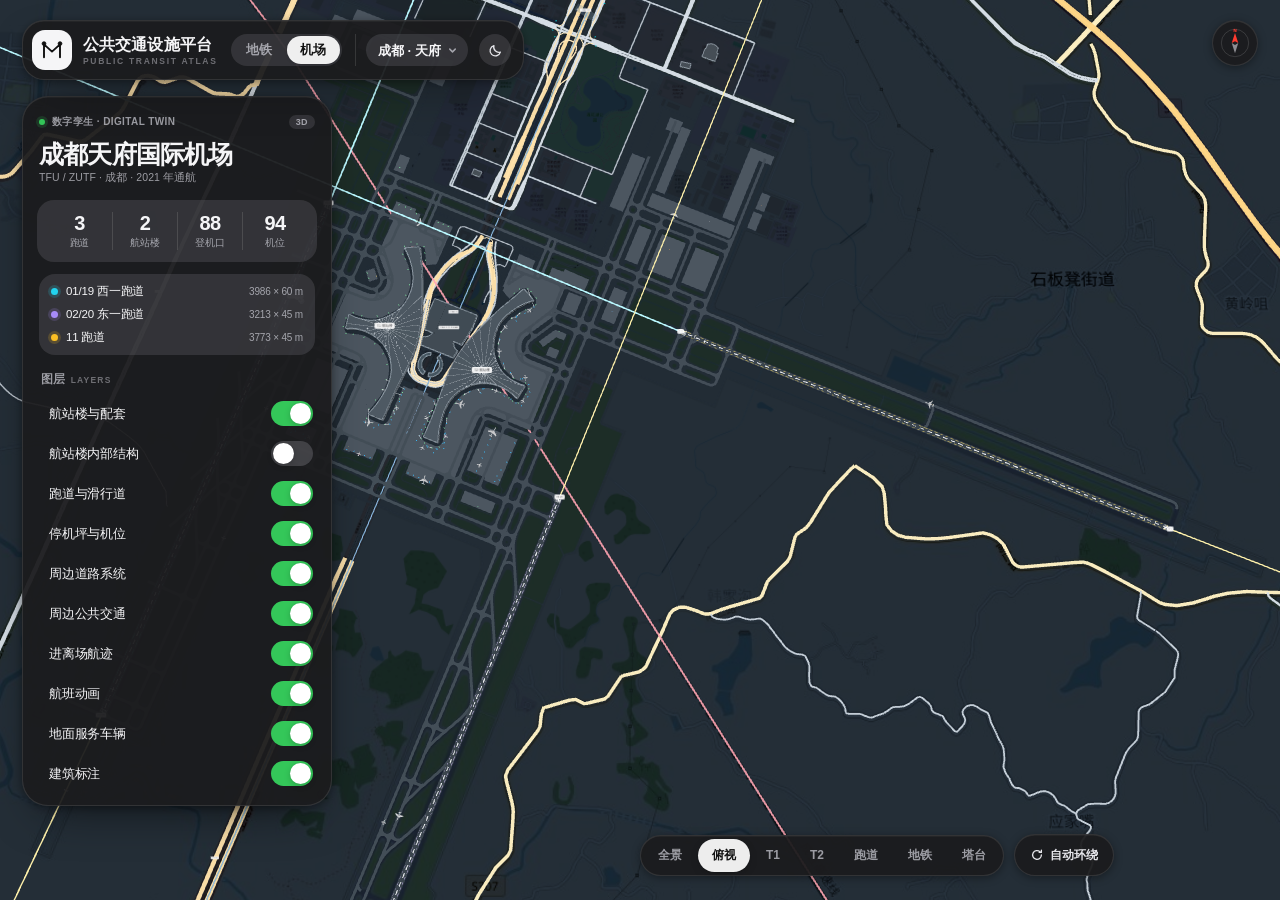
<file: templates/airport.html>
<!DOCTYPE html>
<html lang="zh-CN">
<head>
  <meta charset="UTF-8">
  <meta name="viewport" content="width=device-width, initial-scale=1.0, viewport-fit=cover">
  <title>成都天府国际机场 · 3D 数字孪生</title>
  <meta name="description" content="成都天府国际机场 3D 数字孪生，基于 OpenStreetMap 真实跑道、滑行道与航站楼轮廓构建，支持多视角观察与航迹演示。">
  <link rel="icon" href="data:image/svg+xml,%3Csvg xmlns='http://www.w3.org/2000/svg' viewBox='0 0 32 32'%3E%3Crect width='32' height='32' rx='8' fill='%230b1220'/%3E%3Cpath d='M8 23V10l8 7 8-7v13' fill='none' stroke='%23fff' stroke-width='2.2' stroke-linecap='round' stroke-linejoin='round'/%3E%3C/svg%3E">
  <link rel="stylesheet" href="/static/airport.css?v=20261023f">
</head>
<body>
  <script>
    // 首屏即按本地时间套用明暗：08:00–18:00 浅色，其余深色
    (function () {
      var h = new Date().getHours();
      document.body.dataset.theme = (h >= 8 && h < 18) ? 'light' : 'dark';
    })();
  </script>
  <canvas id="scene"></canvas>
  <div class="vignette" aria-hidden="true"></div>

  <header class="brand">
    <div class="brand-mark" aria-hidden="true">
      <svg viewBox="0 0 40 40" fill="none">
        <path d="M10 29V13l10 9 10-9v16" stroke="#fff" stroke-width="2.4" stroke-linecap="round" stroke-linejoin="round"/>
        <circle cx="10" cy="12" r="2.4" fill="#fff"/>
        <circle cx="30" cy="12" r="2.4" fill="#fff"/>
      </svg>
    </div>
    <div class="brand-copy">
      <h1>公共交通设施平台</h1>
      <p>PUBLIC TRANSIT ATLAS</p>
    </div>
    <nav class="mode-switch" aria-label="平台模块">
      <a class="mode-tab" href="/" title="轨道交通线网地图">地铁</a>
      <a class="mode-tab is-active" href="/airport" aria-current="page" title="机场数字孪生">机场</a>
    </nav>
    <div class="city-switch" id="city-switch">
      <button class="city-trigger" id="city-trigger" type="button"
              aria-haspopup="listbox" aria-expanded="false" aria-controls="city-menu"
              aria-label="切换城市与机场">
        <span class="city-name">成都 · 天府</span>
        <svg class="city-chevron" viewBox="0 0 12 12" fill="none" aria-hidden="true">
          <path d="M3 4.5 6 7.5 9 4.5" stroke="currentColor" stroke-width="1.6"
                stroke-linecap="round" stroke-linejoin="round"/>
        </svg>
      </button>
      <div class="city-menu" id="city-menu" role="listbox" aria-label="选择城市与机场">
        <div class="city-group">已开放</div>
        <button class="city-option" type="button" role="option" data-airport="tfu" aria-selected="true">
          <span class="city-mark" style="--c:#34c759" aria-hidden="true"></span>
          <span class="city-option-name">成都 · 天府机场</span>
          <span class="city-code">TFU</span>
          <svg class="city-check" viewBox="0 0 16 16" fill="none" aria-hidden="true">
            <path d="M3.4 8.4 6.4 11.4 12.6 4.9" stroke="currentColor" stroke-width="2.1"
                  stroke-linecap="round" stroke-linejoin="round"/>
          </svg>
        </button>
        <button class="city-option" type="button" role="option" data-airport="dlc" aria-selected="false">
          <span class="city-mark" style="--c:#af52de" aria-hidden="true"></span>
          <span class="city-option-name">大连 · 周水子机场</span>
          <span class="city-code">DLC</span>
          <svg class="city-check" viewBox="0 0 16 16" fill="none" aria-hidden="true">
            <path d="M3.4 8.4 6.4 11.4 12.6 4.9" stroke="currentColor" stroke-width="2.1"
                  stroke-linecap="round" stroke-linejoin="round"/>
          </svg>
        </button>
        <div class="city-group">接入中</div>
        <button class="city-option" type="button" role="option" data-soon="1" disabled>
          <span class="city-mark" style="--c:#0a84ff" aria-hidden="true"></span>
          <span class="city-option-name">重庆 · 江北机场</span>
          <span class="city-code">CKG</span>
        </button>
        <button class="city-option" type="button" role="option" data-soon="1" disabled>
          <span class="city-mark" style="--c:#ff9500" aria-hidden="true"></span>
          <span class="city-option-name">昆明 · 长水机场</span>
          <span class="city-code">KMG</span>
        </button>
        <button class="city-option" type="button" role="option" data-soon="1" disabled>
          <span class="city-mark" style="--c:#ff3b30" aria-hidden="true"></span>
          <span class="city-option-name">贵阳 · 龙洞堡机场</span>
          <span class="city-code">KWE</span>
        </button>
      </div>
    </div>
    <button class="theme-btn" id="theme-btn" type="button" aria-label="切换深色模式" title="切换深色模式">
      <svg class="i-sun" viewBox="0 0 16 16" fill="none" aria-hidden="true">
        <circle cx="8" cy="8" r="3.1" stroke="currentColor" stroke-width="1.4"/>
        <path d="M8 1.6v1.6M8 12.8v1.6M1.6 8h1.6M12.8 8h1.6M3.5 3.5l1.1 1.1M11.4 11.4l1.1 1.1M12.5 3.5l-1.1 1.1M4.6 11.4l-1.1 1.1"
              stroke="currentColor" stroke-width="1.4" stroke-linecap="round"/>
      </svg>
      <svg class="i-moon" viewBox="0 0 16 16" fill="none" aria-hidden="true">
        <path d="M13.2 9.7A5.6 5.6 0 0 1 6.3 2.8a5.6 5.6 0 1 0 6.9 6.9z"
              stroke="currentColor" stroke-width="1.4" stroke-linejoin="round"/>
      </svg>
    </button>
  </header>

  <aside class="hud" id="hud">
    <div class="hud-head">
      <span class="live-dot"></span>
      <span>数字孪生 · DIGITAL TWIN</span>
      <span class="hud-tag" id="fps-tag">3D</span>
    </div>
    <h2 id="airport-name">成都天府国际机场</h2>
    <div class="hud-sub" id="airport-sub">TFU / ZUTF · 成都 · 2021 年通航</div>

    <div class="metrics">
      <div><b id="m-runways">3</b><span>跑道</span></div>
      <div><b id="m-terminals">2</b><span>航站楼</span></div>
      <div><b id="m-gates">88</b><span>登机口</span></div>
      <div><b id="m-stands">94</b><span>机位</span></div>
    </div>

    <div class="runway-spec" id="runway-spec"></div>

    <div class="section-label">图层 <em>LAYERS</em></div>
    <div class="layers">
      <label class="switch-row"><span>航站楼与配套</span><input type="checkbox" data-layer="terminals" checked><i></i></label>
      <label class="switch-row"><span>航站楼内部结构</span><input type="checkbox" data-layer="interior"><i></i></label>
      <label class="switch-row"><span>跑道与滑行道</span><input type="checkbox" data-layer="airfield" checked><i></i></label>
      <label class="switch-row"><span>停机坪与机位</span><input type="checkbox" data-layer="aprons" checked><i></i></label>
      <label class="switch-row"><span>周边道路系统</span><input type="checkbox" data-layer="roads" checked><i></i></label>
      <label class="switch-row"><span>周边公共交通</span><input type="checkbox" data-layer="transit" checked><i></i></label>
      <label class="switch-row"><span>进离场航迹</span><input type="checkbox" data-layer="tracks" checked><i></i></label>
      <label class="switch-row"><span>航班动画</span><input type="checkbox" data-layer="aircraft" checked><i></i></label>
      <label class="switch-row"><span>地面服务车辆</span><input type="checkbox" data-layer="vehicles" checked><i></i></label>
      <label class="switch-row"><span>建筑标注</span><input type="checkbox" data-layer="labels" checked><i></i></label>
    </div>

    <div class="hud-foot">
      <span>外观：OSM 真实轮廓 · 内部为示意</span>
      <span class="foot-tag">OSM</span>
    </div>
  </aside>

  <div class="viewbar">
    <div class="seg" role="group" aria-label="切换观察视角">
      <button type="button" data-view="overview" class="active">全景</button>
      <button type="button" data-view="top">俯视</button>
      <button type="button" data-view="t1">T1</button>
      <button type="button" data-view="t2">T2</button>
      <button type="button" data-view="runway">跑道</button>
      <button type="button" data-view="metro">地铁</button>
      <button type="button" data-view="tower">塔台</button>
    </div>
    <button class="orbit-btn" id="orbit-btn" type="button">
      <svg viewBox="0 0 16 16" fill="none" aria-hidden="true">
        <path d="M13 8a5 5 0 1 1-1.6-3.7M13 2.5V5h-2.5" stroke="currentColor" stroke-width="1.5"
              stroke-linecap="round" stroke-linejoin="round"/>
      </svg>
      自动环绕
    </button>
  </div>

  <button class="compass-btn" id="compass-btn" type="button" title="回到正北俯视" aria-label="回到正北俯视">
    <svg viewBox="0 0 32 32" aria-hidden="true">
      <circle cx="16" cy="16" r="14.6" fill="none" stroke="currentColor" stroke-opacity="0.16" stroke-width="1"/>
      <g class="compass-needle">
        <path d="M16 5.2l3.5 10.9-3.5-2.1-3.5 2.1z" fill="#ff3b30"/>
        <path d="M16 26.8l-3.5-10.9 3.5 2.1 3.5-2.1z" fill="#8e8e93"/>
        <text x="16" y="4.2" text-anchor="middle" font-size="4.6" font-weight="600"
              fill="#ff3b30" font-family="system-ui, sans-serif">N</text>
      </g>
    </svg>
  </button>

  <div class="hint" id="hint">左键拖动 · Ctrl+俯仰 · 滚轮缩放 · 方向键/WASD 平移 · 罗盘回正北</div>
  <div class="loading" id="loading">
    <div class="spinner" aria-hidden="true"></div>
    <span>正在构建机场数字孪生…</span>
  </div>
  <div class="toast" id="toast" hidden></div>

  <script src="/static/vendor/three/three.min.js"></script>
  <script src="/static/airport.js?v=20261023f"></script>
</body>
</html>
</file>
<file: static/airport.css>
/* ============================================================
   公共交通设施平台 · 机场 3D 数字孪生
   ============================================================ */

:root {
  --ink: #1c1c1e;
  --ink-2: #3c3c43;
  --muted: rgba(60, 60, 67, 0.62);
  --faint: rgba(60, 60, 67, 0.42);
  --line: rgba(60, 60, 67, 0.12);
  --ios-blue: #0a84ff;
  --ios-fill: rgba(118, 118, 128, 0.14);
  --ios-fill-2: rgba(118, 118, 128, 0.22);
  --ios-card: rgba(255, 255, 255, 0.95);
  --ios-card-solid: rgba(255, 255, 255, 0.98);
  /* 3D 画布上方不使用 backdrop-filter，避免合成器逐帧重算模糊导致闪烁 */
  --ios-glass: none;
  --ios-hairline: inset 0 0.5px 0 rgba(255, 255, 255, 0.72);
  --ios-shadow: 0 18px 50px -22px rgba(0, 0, 0, 0.36), 0 2px 8px rgba(0, 0, 0, 0.06);
  --ios-ease: cubic-bezier(0.32, 0.72, 0, 1);
  --ios-spring: cubic-bezier(0.22, 1.15, 0.36, 1);
  --font: "SF Pro Display", "SF Pro Text", -apple-system, BlinkMacSystemFont,
          "PingFang SC", "Segoe UI", "Microsoft YaHei", sans-serif;
  --mono: "SF Mono", "JetBrains Mono", ui-monospace, Menlo, monospace;
}

* { box-sizing: border-box; }
[hidden] { display: none !important; }

/* ---------------- 深色主题 ---------------- */

body[data-theme="dark"] {
  --ink: #f5f5f7;
  --ink-2: #e5e5ea;
  --muted: rgba(235, 235, 245, 0.62);
  --faint: rgba(235, 235, 245, 0.4);
  --line: rgba(255, 255, 255, 0.12);
  --ios-fill: rgba(120, 120, 128, 0.26);
  --ios-fill-2: rgba(120, 120, 128, 0.4);
  --ios-card: rgba(28, 28, 30, 0.95);
  --ios-card-solid: rgba(28, 28, 30, 0.98);
  --ios-hairline: inset 0 0.5px 0 rgba(255, 255, 255, 0.08);
  --ios-shadow: 0 18px 50px -22px rgba(0, 0, 0, 0.75), 0 2px 8px rgba(0, 0, 0, 0.35);
  background: #0a1220;
}
body[data-theme="dark"] .brand,
body[data-theme="dark"] .hud,
body[data-theme="dark"] .seg,
body[data-theme="dark"] .orbit-btn,
body[data-theme="dark"] .compass-btn,
body[data-theme="dark"] .hint {
  background: var(--ios-card);
  border-color: rgba(255, 255, 255, 0.1);
}
body[data-theme="dark"] .brand-mark { background: #f5f5f7; }
body[data-theme="dark"] .brand-mark svg path,
body[data-theme="dark"] .brand-mark svg circle { stroke: #111; }
body[data-theme="dark"] .brand-mark svg circle { fill: #111; }
body[data-theme="dark"] .loading { background: #0a1220; color: #d7dee7; }
body[data-theme="dark"] .switch-row:hover { background: var(--ios-fill); }
body[data-theme="dark"] .switch-row i { background: rgba(120, 120, 128, 0.4); }
body[data-theme="dark"] .seg button.active {
  background: rgba(255, 255, 255, 0.92);
  color: #111;
}
body[data-theme="dark"] .toast { background: rgba(58, 58, 60, 0.94); }
body[data-theme="dark"] .runway-spec em,
body[data-theme="dark"] .metrics span { color: var(--muted); }

html, body {
  margin: 0;
  padding: 0;
  height: 100%;
  overflow: hidden;
  background: #dfe7ef;
  font-family: var(--font);
  color: var(--ink);
  letter-spacing: -0.011em;
  -webkit-font-smoothing: antialiased;
}

#scene {
  position: fixed;
  inset: 0;
  width: 100%;
  height: 100%;
  display: block;
  outline: none;
  touch-action: none;
}

.vignette {
  display: none;
}

/* ---------------- 品牌 ---------------- */

.brand {
  position: fixed;
  top: 20px;
  left: 22px;
  z-index: 60;
  display: flex;
  align-items: center;
  gap: 11px;
  padding: 9px 12px 9px 9px;
  background: var(--ios-card);
  border: 0.5px solid rgba(255, 255, 255, 0.68);
  border-radius: 22px;
  box-shadow: var(--ios-shadow), var(--ios-hairline);
  backdrop-filter: var(--ios-glass);
  -webkit-backdrop-filter: var(--ios-glass);
  animation: rise 0.55s var(--ios-spring) both;
}

.brand-mark {
  width: 40px;
  height: 40px;
  border-radius: 13px;
  background: #1c1c1e;
  display: grid;
  place-items: center;
  flex: 0 0 auto;
  box-shadow: inset 0 0 0 1px rgba(255, 255, 255, 0.1);
}
.brand-mark svg { width: 32px; height: 32px; }

.brand-copy h1 {
  margin: 0;
  font-size: 16px;
  font-weight: 700;
  letter-spacing: 0.1px;
  line-height: 1.2;
  white-space: nowrap;
}
.brand-copy p {
  margin: 3px 0 0;
  font-size: 8.5px;
  font-weight: 600;
  letter-spacing: 1.7px;
  color: var(--faint);
  line-height: 1;
}

/* ---------------- 一级模块：地铁 / 机场 ---------------- */

.mode-switch {
  display: inline-flex;
  align-items: center;
  gap: 2px;
  margin-left: 2px;
  padding: 2px;
  border-radius: 999px;
  background: var(--ios-fill);
}

.mode-tab {
  display: inline-flex;
  align-items: center;
  justify-content: center;
  height: 28px;
  padding: 0 13px;
  border-radius: 999px;
  font-size: 12.5px;
  font-weight: 600;
  letter-spacing: 0.02em;
  color: var(--muted);
  text-decoration: none;
  white-space: nowrap;
  transition: color 0.2s var(--ios-ease), background 0.2s var(--ios-ease),
              transform 0.24s var(--ios-spring);
  -webkit-tap-highlight-color: transparent;
}
.mode-tab:hover { color: var(--ink); }
.mode-tab:active { transform: scale(0.95); }
.mode-tab.is-active {
  background: #fff;
  color: var(--ink);
  box-shadow: 0 1px 3px rgba(11, 18, 32, 0.16), 0 0 0 0.5px rgba(11, 18, 32, 0.05);
}

/* ---------------- 城市 / 机场切换 ---------------- */

.city-switch {
  position: relative;
  margin-left: 2px;
  padding-left: 10px;
  border-left: 1px solid var(--line);
}

.city-trigger {
  display: inline-flex;
  align-items: center;
  gap: 6px;
  height: 32px;
  padding: 0 10px 0 12px;
  border: 0;
  border-radius: 999px;
  background: var(--ios-fill);
  font-family: inherit;
  font-size: 13px;
  font-weight: 600;
  letter-spacing: 0.01em;
  color: var(--ink);
  cursor: pointer;
  white-space: nowrap;
  transition: background 0.2s var(--ios-ease), transform 0.24s var(--ios-spring);
  -webkit-tap-highlight-color: transparent;
}
.city-trigger:hover { background: var(--ios-fill-2); }
.city-trigger:active { transform: scale(0.95); }
.city-name { line-height: 1; }
.city-chevron {
  width: 11px;
  height: 11px;
  color: var(--muted);
  transition: transform 0.32s var(--ios-ease);
}
.city-trigger[aria-expanded="true"] .city-chevron { transform: rotate(180deg); }

.city-menu {
  position: absolute;
  top: calc(100% + 9px);
  right: 0;
  min-width: 216px;
  padding: 6px;
  border-radius: 18px;
  background: var(--ios-card-solid);
  border: 0.5px solid rgba(255, 255, 255, 0.7);
  box-shadow: var(--ios-shadow);
  z-index: 900;
  opacity: 0;
  visibility: hidden;
  pointer-events: none;
  transform: translateY(-6px) scale(0.95);
  transform-origin: top right;
  transition: opacity 0.18s var(--ios-ease), transform 0.34s var(--ios-spring), visibility 0.18s;
}
.city-menu.open {
  opacity: 1;
  visibility: visible;
  pointer-events: auto;
  transform: none;
}

.city-group {
  padding: 7px 11px 3px;
  font-size: 10px;
  font-weight: 600;
  letter-spacing: 0.6px;
  color: var(--faint);
}

.city-option {
  display: flex;
  align-items: center;
  gap: 9px;
  width: 100%;
  padding: 9px 10px;
  border: 0;
  border-radius: 12px;
  background: transparent;
  font-family: inherit;
  font-size: 13.5px;
  font-weight: 500;
  color: var(--ink);
  text-align: left;
  cursor: pointer;
  transition: background 0.16s ease;
}
.city-option:hover { background: var(--ios-fill); }
.city-option:disabled { cursor: default; opacity: 0.46; }
.city-option:disabled:hover { background: transparent; }
.city-option[aria-selected="true"] { font-weight: 600; }

.city-mark {
  width: 7px;
  height: 7px;
  flex: 0 0 auto;
  border-radius: 50%;
  background: var(--c, #8e8e93);
  box-shadow: 0 0 0 3px rgba(142, 142, 147, 0.16);
}
.city-option-name { flex: 1; white-space: nowrap; }
.city-code {
  font-family: var(--mono);
  font-size: 10.5px;
  font-weight: 600;
  letter-spacing: 0.4px;
  color: var(--faint);
}
.city-check {
  width: 14px;
  height: 14px;
  color: var(--ios-blue);
  opacity: 0;
  transform: scale(0.6);
  transition: opacity 0.18s ease, transform 0.28s var(--ios-spring);
}
.city-option[aria-selected="true"] .city-check { opacity: 1; transform: none; }

body[data-theme="dark"] .mode-tab.is-active {
  background: rgba(255, 255, 255, 0.92);
  color: #111;
}
body[data-theme="dark"] .city-menu { border-color: rgba(255, 255, 255, 0.1); }

.theme-btn {
  width: 32px;
  height: 32px;
  flex: 0 0 auto;
  border: 0;
  border-radius: 50%;
  background: var(--ios-fill);
  color: var(--ink-2);
  display: grid;
  place-items: center;
  cursor: pointer;
  transition: background 0.2s var(--ios-ease), transform 0.24s var(--ios-spring);
}
.theme-btn:hover { background: var(--ios-fill-2); }
.theme-btn:active { transform: scale(0.92); }
.theme-btn svg { width: 15px; height: 15px; }
.theme-btn .i-moon { display: none; }
body[data-theme="dark"] .theme-btn .i-sun { display: none; }
body[data-theme="dark"] .theme-btn .i-moon { display: block; }

.hub-link {
  display: inline-flex;
  align-items: center;
  gap: 5px;
  height: 32px;
  margin-left: 2px;
  padding: 0 12px;
  border-radius: 999px;
  background: var(--ios-fill);
  color: var(--ink-2);
  font-size: 12.5px;
  font-weight: 600;
  text-decoration: none;
  transition: background 0.2s var(--ios-ease), transform 0.24s var(--ios-spring);
}
.hub-link:hover { background: var(--ios-fill-2); }
.hub-link:active { transform: scale(0.96); }
.hub-link svg { width: 13px; height: 13px; }

/* ---------------- 左侧 HUD ---------------- */

.hud {
  position: fixed;
  top: 96px;
  left: 22px;
  z-index: 30;
  width: 310px;
  max-height: calc(100vh - 190px);
  overflow-y: auto;
  padding: 18px 16px 14px;
  background: var(--ios-card);
  border: 0.5px solid rgba(255, 255, 255, 0.68);
  border-radius: 26px;
  box-shadow: var(--ios-shadow), var(--ios-hairline);
  backdrop-filter: var(--ios-glass);
  -webkit-backdrop-filter: var(--ios-glass);
  animation: rise 0.6s 0.05s var(--ios-spring) both;
  scrollbar-width: none;
}
.hud::-webkit-scrollbar { width: 0; }

.hud-head {
  display: flex;
  align-items: center;
  gap: 7px;
  font-size: 10px;
  font-weight: 600;
  letter-spacing: 0.4px;
  color: var(--muted);
}
.live-dot {
  width: 6px;
  height: 6px;
  border-radius: 50%;
  background: #34c759;
  box-shadow: 0 0 0 3px rgba(52, 199, 89, 0.16);
}
.hud-tag {
  margin-left: auto;
  padding: 2px 7px;
  border-radius: 99px;
  background: var(--ios-fill);
  font-size: 9px;
  font-weight: 600;
  letter-spacing: 0.4px;
  color: var(--muted);
  font-variant-numeric: tabular-nums;
}

.hud h2 {
  margin: 11px 0 2px;
  font-size: 25px;
  font-weight: 700;
  letter-spacing: -0.8px;
  line-height: 1.15;
}
.hud-sub {
  font-size: 10.5px;
  font-weight: 500;
  color: var(--muted);
  letter-spacing: 0.1px;
}

.metrics {
  display: grid;
  grid-template-columns: repeat(4, 1fr);
  margin: 15px -2px 0;
  padding: 12px 10px;
  border-radius: 17px;
  background: var(--ios-fill);
}
.metrics div {
  text-align: center;
  border-left: 0.5px solid var(--line);
}
.metrics div:first-child { border-left: 0; }
.metrics b {
  display: block;
  font-size: 20px;
  font-weight: 700;
  letter-spacing: -0.6px;
  line-height: 1.1;
  font-variant-numeric: tabular-nums;
}
.metrics span {
  display: block;
  margin-top: 3px;
  font-size: 9.5px;
  font-weight: 500;
  color: var(--muted);
}

.runway-spec {
  margin-top: 12px;
  padding: 10px 12px;
  border-radius: 16px;
  background: var(--ios-fill);
  display: flex;
  flex-direction: column;
  gap: 8px;
}
.runway-spec div {
  display: flex;
  align-items: center;
  gap: 8px;
  font-size: 11.5px;
  font-weight: 500;
}
.runway-spec i {
  width: 7px;
  height: 7px;
  border-radius: 50%;
  background: var(--c);
  flex: 0 0 auto;
  box-shadow: 0 0 0 3px color-mix(in srgb, var(--c) 18%, transparent);
}
.runway-spec em {
  margin-left: auto;
  font-style: normal;
  font-size: 10px;
  color: var(--muted);
  font-variant-numeric: tabular-nums;
}

.section-label {
  display: flex;
  align-items: baseline;
  gap: 6px;
  margin: 17px 2px 7px;
  font-size: 11.5px;
  font-weight: 600;
  color: var(--muted);
}
.section-label em {
  font-style: normal;
  font-size: 8.5px;
  letter-spacing: 1.2px;
  color: var(--faint);
}

.layers { display: flex; flex-direction: column; }

.switch-row {
  display: flex;
  align-items: center;
  justify-content: space-between;
  min-height: 40px;
  padding: 0 2px 0 10px;
  border-radius: 12px;
  font-size: 13px;
  font-weight: 500;
  cursor: pointer;
  transition: background 0.16s ease;
  position: relative;
}
.switch-row:hover { background: var(--ios-fill); }
.switch-row input { position: absolute; opacity: 0; pointer-events: none; }
.switch-row i {
  position: relative;
  width: 42px;
  height: 25px;
  border-radius: 99px;
  background: rgba(120, 120, 128, 0.26);
  transition: background 0.26s var(--ios-ease);
  flex: 0 0 auto;
}
.switch-row i::after {
  content: "";
  position: absolute;
  top: 2px;
  left: 2px;
  width: 21px;
  height: 21px;
  border-radius: 50%;
  background: #fff;
  box-shadow: 0 2px 6px rgba(0, 0, 0, 0.18), 0 0 1px rgba(0, 0, 0, 0.12);
  transition: transform 0.3s var(--ios-spring);
}
.switch-row input:checked + i { background: #34c759; }
.switch-row input:checked + i::after { transform: translateX(17px); }

.hud-foot {
  display: flex;
  align-items: center;
  justify-content: space-between;
  margin-top: 12px;
  padding-top: 11px;
  border-top: 0.5px solid var(--line);
  font-size: 9.5px;
  color: var(--faint);
}
.foot-tag {
  padding: 2px 7px;
  border-radius: 99px;
  background: var(--ios-fill);
  font-size: 9px;
  letter-spacing: 0.4px;
}

/* ---------------- 底部视角栏 ---------------- */

.viewbar {
  position: fixed;
  left: 50%;
  bottom: 24px;
  transform: translateX(-50%);
  z-index: 40;
  display: flex;
  align-items: center;
  gap: 10px;
  animation: rise 0.55s 0.12s var(--ios-spring) both;
}

.seg {
  display: flex;
  gap: 2px;
  padding: 3px;
  border-radius: 999px;
  background: var(--ios-card);
  border: 0.5px solid rgba(255, 255, 255, 0.66);
  box-shadow: var(--ios-shadow), var(--ios-hairline);
  backdrop-filter: var(--ios-glass);
  -webkit-backdrop-filter: var(--ios-glass);
}
.seg button {
  border: 0;
  background: transparent;
  padding: 8px 14px;
  border-radius: 999px;
  font-family: inherit;
  font-size: 12px;
  font-weight: 600;
  color: var(--muted);
  cursor: pointer;
  white-space: nowrap;
  transition: background 0.24s var(--ios-ease), color 0.2s ease,
              box-shadow 0.24s var(--ios-ease), transform 0.2s var(--ios-spring);
}
.seg button:hover { color: var(--ink); }
.seg button:active { transform: scale(0.96); }
.seg button.active {
  background: #fff;
  color: #111;
  box-shadow: 0 3px 9px rgba(0, 0, 0, 0.14), 0 1px 2px rgba(0, 0, 0, 0.06);
}

.orbit-btn {
  display: inline-flex;
  align-items: center;
  gap: 6px;
  height: 42px;
  padding: 0 15px;
  border: 0.5px solid rgba(255, 255, 255, 0.66);
  border-radius: 999px;
  background: var(--ios-card);
  box-shadow: var(--ios-shadow), var(--ios-hairline);
  backdrop-filter: var(--ios-glass);
  -webkit-backdrop-filter: var(--ios-glass);
  font-family: inherit;
  font-size: 12px;
  font-weight: 600;
  color: var(--ink-2);
  cursor: pointer;
  transition: background 0.2s var(--ios-ease), color 0.2s ease;
}
.orbit-btn svg { width: 14px; height: 14px; }
.orbit-btn:hover { background: var(--ios-card-solid); }
.orbit-btn.active { color: var(--ios-blue); }

/* ---------------- 罗盘（回到正北俯视） ---------------- */

.compass-btn {
  position: fixed;
  top: 20px;
  right: 22px;
  z-index: 45;
  width: 46px;
  height: 46px;
  display: grid;
  place-items: center;
  padding: 0;
  border: 0.5px solid rgba(255, 255, 255, 0.68);
  border-radius: 50%;
  background: var(--ios-card);
  box-shadow: var(--ios-shadow), var(--ios-hairline);
  backdrop-filter: var(--ios-glass);
  -webkit-backdrop-filter: var(--ios-glass);
  color: var(--ink-2);
  cursor: pointer;
  transition: transform 0.18s var(--ios-ease), background 0.2s ease;
}
.compass-btn:hover { background: var(--ios-card-solid); transform: scale(1.05); }
.compass-btn:active { transform: scale(0.96); }
.compass-btn svg { width: 30px; height: 30px; display: block; }
.compass-needle { transform-origin: 16px 16px; }

/* ---------------- 提示与加载 ---------------- */

.hint {
  position: fixed;
  right: 24px;
  bottom: 30px;
  z-index: 30;
  padding: 9px 14px;
  border-radius: 999px;
  background: var(--ios-card);
  border: 0.5px solid rgba(255, 255, 255, 0.6);
  box-shadow: var(--ios-shadow);
  backdrop-filter: var(--ios-glass);
  -webkit-backdrop-filter: var(--ios-glass);
  font-size: 10.5px;
  color: var(--muted);
  transition: opacity 0.5s ease, transform 0.5s var(--ios-ease);
  pointer-events: none;
}
.hint.hide { opacity: 0; transform: translateY(8px); }

.loading {
  position: fixed;
  inset: 0;
  z-index: 100;
  display: flex;
  flex-direction: column;
  align-items: center;
  justify-content: center;
  gap: 16px;
  background: #dfe7ef;
  color: var(--ink-2);
  font-size: 12.5px;
  font-weight: 500;
  letter-spacing: 0.2px;
  transition: opacity 0.6s var(--ios-ease), visibility 0.6s;
}
.loading.done { opacity: 0; visibility: hidden; display: none; }
.spinner {
  width: 30px;
  height: 30px;
  border-radius: 50%;
  border: 2.5px solid rgba(60, 60, 67, 0.16);
  border-top-color: var(--ios-blue);
  animation: spin 0.9s linear infinite;
}

.toast {
  position: fixed;
  left: 50%;
  bottom: 88px;
  transform: translateX(-50%) translateY(8px);
  z-index: 90;
  padding: 10px 16px;
  border-radius: 14px;
  background: rgba(28, 28, 30, 0.88);
  color: #fff;
  font-size: 12px;
  box-shadow: var(--ios-shadow);
  backdrop-filter: var(--ios-glass);
  opacity: 0;
  transition: opacity 0.24s ease, transform 0.3s var(--ios-ease);
  pointer-events: none;
}
.toast.show { opacity: 1; transform: translateX(-50%) translateY(0); }

/* ---------------- 动画 ---------------- */

@keyframes rise {
  from { opacity: 0; transform: translateY(14px) scale(0.985); }
  to { opacity: 1; transform: none; }
}
@keyframes spin { to { transform: rotate(360deg); } }
@keyframes pulse {
  0%, 100% { box-shadow: 0 0 0 3px rgba(52, 199, 89, 0.16); }
  50% { box-shadow: 0 0 0 5px rgba(52, 199, 89, 0.08); }
}

/* ---------------- 移动端 ---------------- */

@media (max-width: 860px) {
  .brand { top: 12px; left: 12px; padding: 7px 9px 7px 7px; border-radius: 18px; }
  .brand-mark { width: 34px; height: 34px; border-radius: 11px; }
  .brand-mark svg { width: 27px; height: 27px; }
  .brand-copy h1 { font-size: 13.5px; }
  .brand-copy p { display: none; }
  .theme-btn { width: 30px; height: 30px; }
  .compass-btn { top: 12px; right: 12px; width: 40px; height: 40px; }
  .compass-btn svg { width: 26px; height: 26px; }
  .mode-tab { height: 26px; padding: 0 10px; font-size: 11.5px; }
  .city-switch { padding-left: 8px; }
  .city-trigger { height: 26px; padding: 0 8px 0 10px; font-size: 11.5px; }
  .city-menu { min-width: 206px; }
  .hub-link { height: 30px; padding: 0 10px; font-size: 11.5px; }
  .hub-link span { display: none; }

  .hud {
    top: auto;
    left: 10px;
    right: 10px;
    bottom: 10px;
    width: auto;
    max-height: 38vh;
    padding: 14px 14px 12px;
    border-radius: 24px;
  }
  .hud h2 { font-size: 21px; }
  .hud-sub { font-size: 10px; }
  .metrics { margin-top: 12px; padding: 10px 8px; }
  .metrics b { font-size: 18px; }
  .runway-spec { display: none; }
  .layers {
    flex-direction: row;
    flex-wrap: wrap;
    gap: 6px;
  }
  .switch-row {
    min-height: 0;
    padding: 7px 10px;
    border-radius: 11px;
    background: var(--ios-fill);
    font-size: 11.5px;
    gap: 10px;
  }
  .switch-row i { width: 36px; height: 21px; }
  .switch-row i::after { width: 17px; height: 17px; }
  .switch-row input:checked + i::after { transform: translateX(15px); }
  .hud-foot { margin-top: 10px; padding-top: 9px; }

  .viewbar {
    top: 62px;
    left: 10px;
    right: 10px;
    bottom: auto;
    transform: none;
    flex-direction: column;
    align-items: stretch;
    gap: 7px;
  }
  .seg { justify-content: space-between; }
  .seg button { padding: 6px 7px; font-size: 10.5px; }
  .orbit-btn { justify-content: center; height: 34px; font-size: 11px; }
  .hint { display: none; }
  .toast { bottom: calc(38vh + 18px); }
}

/* ---------------- 小屏：模式切换紧凑 ---------------- */
@media (max-width: 700px) {
  .brand { gap: 8px; }
  .brand-copy { display: none; }
  .mode-switch { margin-left: 0; }
  .mode-tab { padding: 0 10px; }
  .city-switch { padding-left: 8px; }
  .city-menu { min-width: 200px; }
}
</file>
